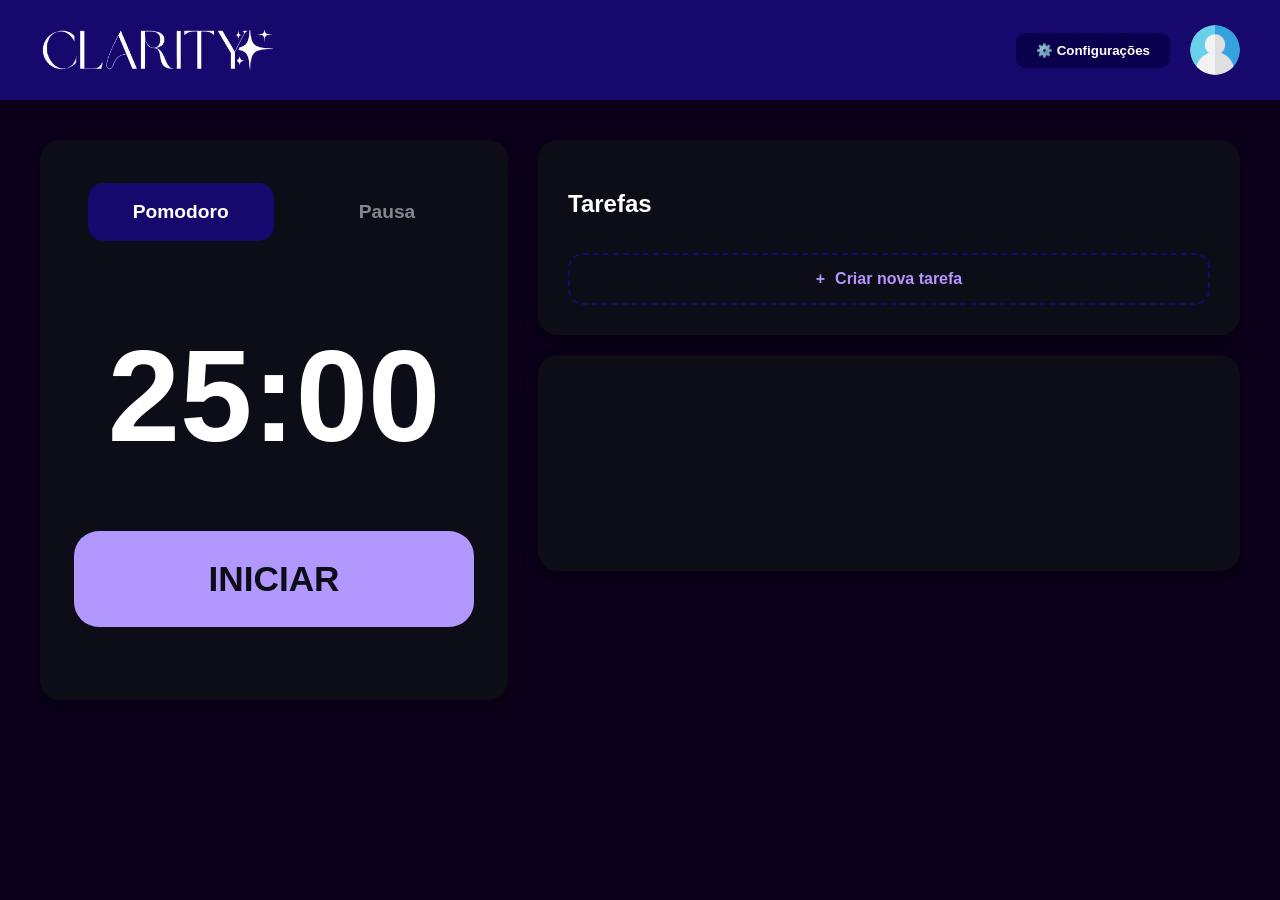
<file: index.html>
<!DOCTYPE html>
<html lang="pt-BR">
<head>
    <meta charset="UTF-8">
    <meta name="viewport" content="width=device-width, initial-scale=1.0">
    <link rel="stylesheet" href="../css/style.css">
    <title>Clarity</title>
</head>
<body>

    <nav class="cabecalho">
        <img id="logo" src="../assets/img/logo (1).png" alt="Logo Clarity">
        
        <div class="nav-right">
            <button id="configuracoes" onclick="abrirModal()">⚙️ Configurações</button>
            <img id="conta" src="../assets/img/user.png" alt="Perfil do Usuário">
        </div>
    </nav>

    <main class="layout-principal">
        
        <section class="card pomodoro-card">
            <div class="botoes-topo">
                <button id="btnFoco" class="btn-tipo ativo" onclick="mudarModo('foco')">Pomodoro</button>
                <button id="btnPausa" class="btn-tipo" onclick="mudarModo('pausa')">Pausa</button>
            </div>
            <h1 id="timer">25:00</h1>
            <button id="btn-play" onclick="toggleTimer()">INICIAR</button>
        </section>

        <div class="coluna-direita">
            <div class="card tarefas-container">
                <h2>Tarefas</h2>
                <div id="lista-tarefas" class="scroll-area"></div>
                <button type="button" id="btn-nova-tarefa">
                    <span>+</span> Criar nova tarefa
                </button>
            </div>

            <section class="card musica-card" id="container-do-player">
                <h3>Música</h3>
            </section>
        </div>
    </main>

    <dialog id="modal">
        <div class="modal-content">
            <button id="btn-fechar-modal" onclick="fecharModal()" title="Fechar">
                <img src="../assets/img/x.png" alt="Fechar" class="icone-fechar">
            </button>
            
            <div class="config-secao">
                <h3>Timer</h3>
                <div class="inputs-lado-a-lado">
                    <div class="input-grupo">
                        <label for="pomodoroInput">Pomodoro</label>
                        <input type="number" id="pomodoroInput" value="25" min="1" max="999">
                    </div>
                    <div class="input-grupo">
                        <label for="pausaInput">Pausa</label>
                        <input type="number" id="pausaInput" value="5" min="1" max="999">
                    </div>
                </div>
                <button class="btn-salvar" onclick="salvar()">Salvar Tempo</button>

                <hr class="divisor-modal">

                <div class="config-secao">
                    <h3>Trilha Sonora</h3>
                    <form id="form-link">
                        <label for="urlUsuario">Link da Playlist ou Vídeo</label>
                        <input type="url" id="urlUsuario" placeholder="Cole o link (Spotify, YT, Apple)" required>
                        <button class="btn-salvar" type="submit">Carregar Música</button>
                    </form>
                </div>
            </div> 
        </div>   
    </dialog>

    <script src="../js/modules/script.js"></script>
    <script type="module" src="../js/modules/main.js"></script>
</body>
</html>
</file>
<file: css/style.css>
:root {
    --bg-deep: #0B001A;
    --bg-card: #0d0d17;
    --primary: #16086C;
    --secondary: #a855f7;
    --accent: #B298FE;
    --text-main: #ffffff;
    --text-dark: #42354e;
    --transition: 0.3s ease;
}

body {
    margin: 0;
    padding: 0;
    box-sizing: border-box;
    background-color: var(--bg-deep);
    color: var(--text-main);
    font-family: 'Segoe UI', Tahoma, Geneva, Verdana, sans-serif;
}

nav {
    width: 100%;
    height: 100px;
    background-color: var(--primary);
    display: flex;
    justify-content: space-between;
    align-items: center;
    padding: 0 40px;
    box-sizing: border-box;
}

#logo { width: 234px; height: 40px; object-fit: contain; }

.nav-right { display: flex; align-items: center; gap: 20px; }

#configuracoes {
    color: var(--text-main);
    background-color: #0B004D;
    border: none;
    padding: 10px 20px;
    border-radius: 10px;
    cursor: pointer;
    font-weight: bold;
    transition: var(--transition);
}

#configuracoes:hover { background-color: var(--secondary); }

#conta { width: 50px; height: 50px; cursor: pointer; border-radius: 50%; }

.layout-principal {
    display: grid;
    grid-template-columns: 4fr 6fr;
    gap: 30px;
    padding: 40px;
    max-width: 1200px;
    margin: 0 auto;
}

.coluna-direita { display: flex; flex-direction: column; gap: 20px; }

.pomodoro-card, .musica-card, .tarefas-container {
    background-color: var(--bg-card);
    border-radius: 20px;
    padding: 30px;
    box-shadow: 0 8px 16px rgba(0,0,0,0.3);
}

.pomodoro-card {
    display: flex;
    flex-direction: column;
    align-items: center;
    justify-content: center;
    min-height: 500px;
}

.botoes-topo {
    display: flex;
    justify-content: center;
    gap: 40px;
    margin-bottom: 50px;
    width: 100%;
}

.btn-tipo {
    all: unset;
    display: inline-flex;
    align-items: center;
    justify-content: center;
    padding: 18px 45px !important;
    font-size: 1.2rem;
    font-weight: bold;
    cursor: pointer;
    border-radius: 15px;
    transition: var(--transition);
}

.btn-tipo.ativo { background-color: var(--primary) !important; opacity: 1 !important; }
.btn-tipo:not(.ativo) { background-color: transparent !important; opacity: 0.5 !important; }

#timer {
    font-size: 130px;
    font-weight: 900;
    margin: 40px 0;
    text-align: center;
    line-height: 1;
}

#btn-play {
    all: unset;
    display: flex;
    align-items: center;
    justify-content: center;
    width: 100%;
    max-width: 400px;
    background-color: var(--accent) !important;
    color: #0d0d17 !important;
    padding: 28px 0 !important;
    border-radius: 25px;
    font-size: 2.2rem;
    font-weight: 900;
    text-transform: uppercase;
    cursor: pointer;
    margin: 30px auto;
    transition: var(--transition);
}

#btn-play:hover { background-color: var(--secondary) !important; color: white !important; }

#lista-tarefas {
    max-height: 300px;
    overflow-y: auto;
    overflow-x: hidden;
    padding-right: 10px;
    margin-bottom: 15px;
    scrollbar-width: thin;
    scrollbar-color: var(--primary) var(--bg-card);
}

/* Scrollbar Custom */
#lista-tarefas::-webkit-scrollbar { width: 8px; }
#lista-tarefas::-webkit-scrollbar-track { background: var(--bg-card); border-radius: 10px; }
#lista-tarefas::-webkit-scrollbar-thumb { 
    background: var(--primary); 
    border-radius: 10px; 
    border: 2px solid var(--bg-card); 
}

.tarefa-item {
    background-color: #16162a;
    display: flex;
    align-items: center;
    gap: 15px;
    padding: 12px 20px;
    border-radius: 12px;
    margin-bottom: 10px;
    transition: var(--transition);
    border: 1px solid transparent;
}

.tarefa-item:hover { border-color: var(--secondary); background-color: #1e1e3d; }

.check-concluir {
    appearance: none;
    width: 22px; height: 22px;
    border: 2px solid var(--secondary);
    border-radius: 6px;
    cursor: pointer;
    transition: var(--transition);
}

.check-concluir:checked {
    background: var(--secondary) url("data:image/svg+xml,%3Csvg xmlns='http://www.w3.org/2000/svg' viewBox='0 0 24 24' fill='white'%3E%3Cpath d='M9 16.17L4.83 12l-1.42 1.41L9 19 21 7l-1.41-1.41z'/%3E%3C/svg%3E") no-repeat center;
    background-size: contain;
}

#btn-nova-tarefa {
    all: unset;
    display: flex;
    align-items: center;
    justify-content: center;
    gap: 10px;
    width: 100%;
    margin-top: 15px;
    padding: 15px;
    border: 2px dashed var(--primary);
    border-radius: 15px;
    color: var(--accent);
    font-weight: bold;
    cursor: pointer;
    transition: var(--transition);
    box-sizing: border-box;
}

dialog {
    background-color: #efe1fb;
    border: none;
    border-radius: 20px;
    padding: 35px;
    width: 90%;
    max-width: 400px;
    box-shadow: 0 10px 30px rgba(0,0,0,0.5);
}

dialog::backdrop { background-color: rgba(0, 0, 0, 0.7); }


.icone-fechar { width: 20px; height: 20px; object-fit: contain; }

dialog input {
    width: 100%;
    padding: 12px;
    border: 1.5px solid #d5c3f5;
    border-radius: 10px;
    box-sizing: border-box;
}

.btn-salvar {
    width: 100%;
    background-color: var(--secondary);
    color: white;
    border: none;
    padding: 12px;
    border-radius: 10px;
    font-weight: bold;
    cursor: pointer;
    margin-top: 15px;
}

#btn-fechar-modal {
    position: absolute;
    top: 15px;
    right: 15px;
    background: transparent;
    border: none;
    cursor: pointer;
    padding: 0;
    z-index: 10;
    line-height: 0;
}

.icone-fechar {
    width: 20px;
    height: 20px;
    object-fit: contain;
    opacity: 0.7;
    transition: var(--transition);
}

#btn-fechar-modal:hover .icone-fechar {
    opacity: 1;
    transform: scale(1.1);
}

dialog {
    overflow: visible;
    background-color: #efe1fb;
    border: none;
    border-radius: 20px;
    padding: 35px;
    width: 90%;
    max-width: 400px;
    box-shadow: 0 10px 30px rgba(0,0,0,0.5);
}

.inputs-lado-a-lado {
    display: flex;
    gap: 15px;
}

@media (max-width: 768px) {
    
    nav {
        padding: 0 20px;
        height: 80px;
    }
    #logo { width: 150px; }
    .nav-right { gap: 10px; }
    #configuracoes {
        padding: 8px 12px;
        font-size: 0.9rem;
    }

    #conta {
        width: 40px;
        height: 40px;
    }

    .layout-principal {
        grid-template-columns: 1fr;
        padding: 20px;
        gap: 20px;
    }

    .pomodoro-card {
        min-height: 400px;
        padding: 20px;
    }
    
    .botoes-topo {
        gap: 15px; 
        margin-bottom: 30px;
    }
    
    .btn-tipo {
        padding: 12px 20px !important;
        font-size: 1rem;
    }
    
    #timer {
        font-size: 80px; 
        margin: 20px 0;
    }
    
    #btn-play {
        padding: 20px 0 !important;
        font-size: 1.5rem;
    }

    dialog {
        padding: 25px;
        width: 95%;
    }
    
    .inputs-lado-a-lado {
        flex-direction: column;
        gap: 10px;
    }
}

@media (max-width: 950px) and (orientation: landscape) {
    
    nav {
        height: 50px;
        padding: 0 15px;
    }

    #logo {
        width: 100px;
    }

    #configuracoes {
        padding: 5px 10px;
        font-size: 0.8rem;
    }

    #conta {
        width: 30px;
        height: 30px;
    }

    .layout-principal {
        grid-template-columns: 1fr 1fr; /* Volta a ficar um do lado do outro */
        padding: 10px;
        gap: 15px;
        align-items: start;
    }

    .pomodoro-card, .tarefas-container, .musica-card { 
        padding: 15px; 
    }

    .pomodoro-card {
        min-height: auto;
    }

    .botoes-topo {
        margin-bottom: 10px;
        gap: 10px;
    }

    .btn-tipo {
        padding: 8px 15px !important;
        font-size: 0.9rem;
    }
    
    #timer {
        font-size: 55px;
        margin: 5px 0;
    }
    
    #btn-play { 
        padding: 10px 0 !important; 
        font-size: 1.1rem;
        margin: 5px auto 0;
    }

    .coluna-direita { 
        gap: 10px; 
    }

    .tarefas-container h2 { 
        margin-top: 0; 
        margin-bottom: 10px; 
        font-size: 1.1rem; 
    }

    #lista-tarefas { 
        max-height: 60px;
        margin-bottom: 10px;
    }
    #btn-nova-tarefa {
        padding: 8px;
        margin-top: 0;
        font-size: 0.9rem;
    }

    .musica-card h3 {
        margin: 0 0 5px 0;
        font-size: 1.1rem;
    }
}
</file>
